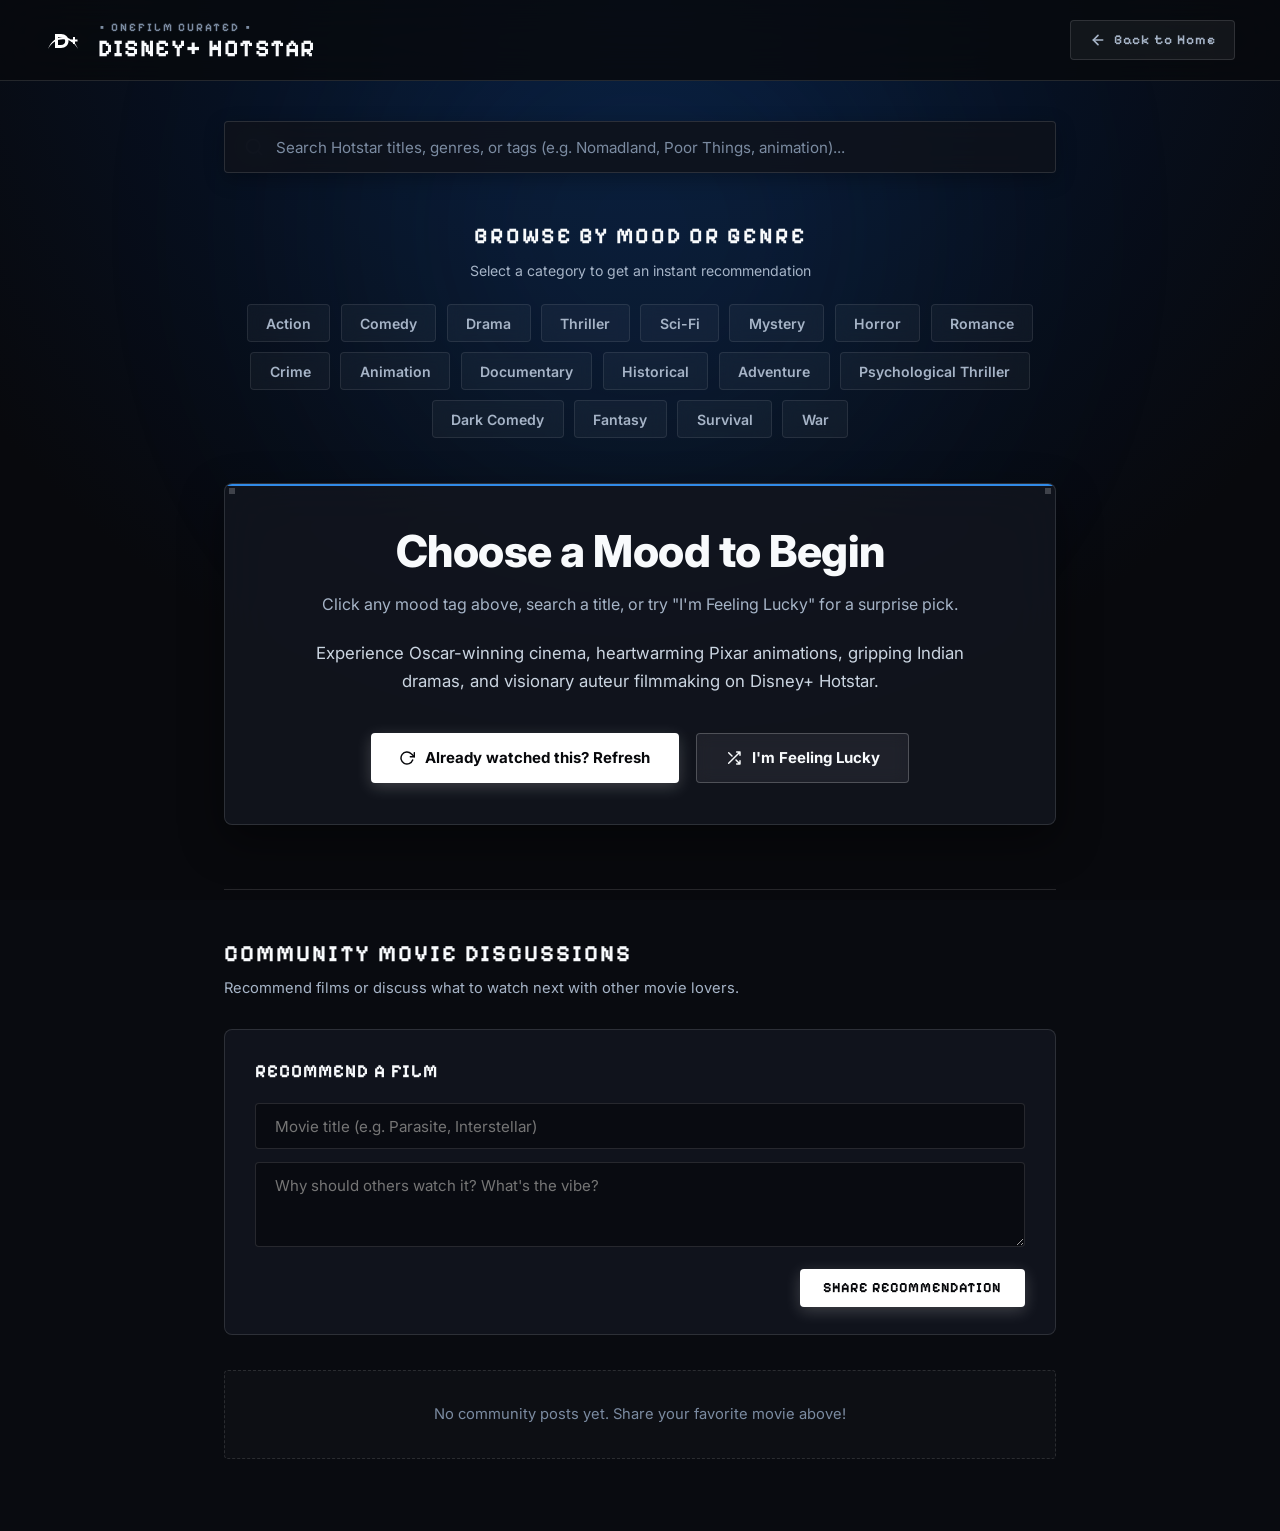
<file: hotstar.html>
<!DOCTYPE html>
<html lang="en">
<head>
    <meta charset="UTF-8">
    <meta name="viewport" content="width=device-width, initial-scale=1.0">
    <title>ONEFILM - Disney+ Hotstar Recommendations</title>
    <link rel="stylesheet" href="style.css">
    <link rel="preconnect" href="https://fonts.googleapis.com">
    <link rel="preconnect" href="https://fonts.gstatic.com" crossorigin>
    <link href="https://fonts.googleapis.com/css2?family=Inter:wght@300;400;500;600;700;800;900&family=Pixelify+Sans:wght@400;500;600;700&display=swap" rel="stylesheet">
</head>
<body class="ott-page hotstar-page">
    <div class="ambient-glow platform-glow"></div>

    <header class="ott-header">
        <div class="logo">
            <svg class="brand-icon" viewBox="0 0 36 28" fill="currentColor">
                <path d="M3 23 C9 7, 27 7, 33 23 C26 10, 10 10, 3 23 Z" />
                <path d="M10 8 H16 C20.5 8, 23.5 11, 23.5 15 C23.5 19, 20.5 22, 16 22 H10 Z M13 11 V19 H15.8 C18.5 19, 20.2 17.5, 20.2 15 C20.2 12.5, 18.5 11, 15.8 11 Z" />
                <path d="M26 13.5 H28 V11 H30 V13.5 H32.5 V15.5 H30 V18 H28 V15.5 H26 Z" />
            </svg>
            <div class="header-titles">
                <span class="brand-badge">▪ ONEFILM CURATED ▪</span>
                <h1>DISNEY+ HOTSTAR</h1>
            </div>
        </div>
        <a href="index.html" class="back-home">
            <svg width="16" height="16" viewBox="0 0 24 24" fill="none" stroke="currentColor" stroke-width="2.5" stroke-linecap="round" stroke-linejoin="round">
                <line x1="19" y1="12" x2="5" y2="12"></line>
                <polyline points="12 19 5 12 12 5"></polyline>
            </svg>
            Back to Home
        </a>
    </header>

    <main class="ott-content">
        <!-- SEARCH SECTION -->
        <div class="search-section">
            <div class="search-wrapper">
                <svg class="search-icon" width="20" height="20" viewBox="0 0 24 24" fill="none" stroke="currentColor" stroke-width="2" stroke-linecap="round" stroke-linejoin="round">
                    <circle cx="11" cy="11" r="8"></circle>
                    <line x1="21" y1="21" x2="16.65" y2="16.65"></line>
                </svg>
                <input type="text" class="search-bar" placeholder="Search Hotstar titles, genres, or tags (e.g. Nomadland, Poor Things, animation)..." id="searchInput" autocomplete="off">
            </div>
        </div>

        <!-- MOOD TAGS SECTION -->
        <div class="tags-section">
            <div class="tags-header">
                <h3>Browse by Mood or Genre</h3>
                <span class="tags-subtitle">Select a category to get an instant recommendation</span>
            </div>
            <div class="tags-container" id="tagsContainer"></div>
        </div>

        <!-- MOVIE SUGGESTION CARD -->
        <div class="movie-suggestion" id="movieSuggestion">
            <div class="suggestion-accent-bar"></div>
            <h2 class="movie-title" id="movieTitle">Choose a Mood to Begin</h2>
            <div class="movie-genre" id="movieGenre">
                <p class="initial-prompt">Click any mood tag above, search a title, or try "I'm Feeling Lucky" for a surprise pick.</p>
            </div>
            <p class="movie-description" id="movieDescription">Experience Oscar-winning cinema, heartwarming Pixar animations, gripping Indian dramas, and visionary auteur filmmaking on Disney+ Hotstar.</p>
            
            <div class="action-buttons">
                <button class="btn btn-primary" id="refreshBtn" type="button">
                    <svg width="16" height="16" viewBox="0 0 24 24" fill="none" stroke="currentColor" stroke-width="2.2" stroke-linecap="round" stroke-linejoin="round">
                        <polyline points="23 4 23 10 17 10"></polyline>
                        <path d="M20.49 15a9 9 0 1 1-2.12-9.36L23 10"></path>
                    </svg>
                    Already watched this? Refresh
                </button>
                <button class="btn btn-secondary" id="luckyBtn" type="button">
                    <svg width="16" height="16" viewBox="0 0 24 24" fill="none" stroke="currentColor" stroke-width="2.2" stroke-linecap="round" stroke-linejoin="round">
                        <path d="M16 3h5v5M4 20L21 3M21 16v5h-5M15 15l6 6M4 4l5 5"/>
                    </svg>
                    I'm Feeling Lucky
                </button>
            </div>
        </div>

        <!-- REVIEWS & COMMUNITY -->
        <div class="reviews" aria-live="polite"></div>
        <section class="community"></section>
    </main>

    <!-- Scripts -->
    <script src="movies.js"></script>
    <script>const platform = 'hotstar';</script>
    <script src="script.js"></script>
</body>
</html>
</file>
<file: style.css>
/* ==========================================================================
   ONEFILM - CINEMATIC MOVIE DISCOVERY
   AESTHETIC: MODERN PIXEL MINIMALISM + PREMIUM CINEMATIC ATMOSPHERE
   ========================================================================== */

:root {
    /* Fonts */
    --font-pixel: 'Pixelify Sans', cursive, monospace;
    --font-sans: 'Inter', -apple-system, BlinkMacSystemFont, "Segoe UI", Roboto, sans-serif;

    /* Base Palette */
    --bg-dark: #090b10;
    --bg-surface: #10131a;
    --bg-card: rgba(18, 22, 31, 0.86);
    --bg-card-hover: rgba(25, 31, 43, 0.94);
    --bg-element: rgba(255, 255, 255, 0.055);
    --bg-element-hover: rgba(255, 255, 255, 0.1);

    /* Borders */
    --border-subtle: rgba(255, 255, 255, 0.12);
    --border-medium: rgba(255, 255, 255, 0.22);
    --border-highlight: rgba(255, 255, 255, 0.44);

    /* Typography Colors */
    --text-primary: #f8fafc;
    --text-secondary: #a6b4c7;
    --text-muted: #7b8ba1;
    --text-dim: #5c6e86;

    /* Streaming Platform Brand Colors */
    --accent-netflix: #f0121d;
    --accent-netflix-glow: rgba(240, 18, 29, 0.38);

    --accent-amazon: #12b5e8;
    --accent-amazon-glow: rgba(18, 181, 232, 0.38);

    --accent-hotstar: #328be8;
    --accent-hotstar-glow: rgba(50, 139, 232, 0.38);

    --accent-appletv: #e4e4e7;
    --accent-appletv-glow: rgba(255, 255, 255, 0.25);

    /* Decorative Accents */
    --imdb-gold: #f5c518;
    --imdb-gold-glow: rgba(245, 197, 24, 0.3);

    /* Geometry & Timing */
    --radius-sm: 4px;
    --radius-md: 8px;
    --radius-lg: 14px;
    --radius-full: 9999px;
    --transition-fast: 0.18s cubic-bezier(0.16, 1, 0.3, 1);
    --transition-smooth: 0.28s cubic-bezier(0.16, 1, 0.3, 1);
}

/* Base Reset */
*, *::before, *::after {
    margin: 0;
    padding: 0;
    box-sizing: border-box;
}

html {
    scroll-behavior: smooth;
    font-size: 16px;
    background-color: var(--bg-dark);
    overflow-x: hidden;
}

body {
    font-family: var(--font-sans);
    background-color: var(--bg-dark);
    color: var(--text-primary);
    min-height: 100vh;
    line-height: 1.6;
    overflow-x: hidden;
    position: relative;
    -webkit-font-smoothing: antialiased;
    -moz-osx-font-smoothing: grayscale;

    /* Subtle Geometric Pixel Grid Texture */
    background-image: 
        radial-gradient(circle at 50% 0%, rgba(30, 41, 59, 0.32) 0%, transparent 65%),
        linear-gradient(rgba(255, 255, 255, 0.02) 1px, transparent 1px),
        linear-gradient(90deg, rgba(255, 255, 255, 0.02) 1px, transparent 1px);
    background-size: 100% 100%, 32px 32px, 32px 32px;
    background-attachment: fixed;
}

/* Ambient Radial Glow Overlays */
.ambient-glow {
    position: fixed;
    border-radius: 50%;
    filter: blur(140px);
    pointer-events: none;
    z-index: 0;
    opacity: 0.35;
}

.glow-1 {
    width: 550px;
    height: 550px;
    background: radial-gradient(circle, rgba(99, 102, 241, 0.25) 0%, transparent 70%);
    top: -180px;
    left: -150px;
}

.glow-2 {
    width: 650px;
    height: 650px;
    background: radial-gradient(circle, rgba(229, 9, 20, 0.15) 0%, transparent 70%);
    bottom: -220px;
    right: -200px;
}

.platform-glow {
    width: 700px;
    height: 700px;
    top: -120px;
    left: 50%;
    transform: translateX(-50%);
    opacity: 0.22;
}

.netflix-page .platform-glow {
    background: radial-gradient(circle, var(--accent-netflix) 0%, transparent 70%);
}

.amazon-page .platform-glow {
    background: radial-gradient(circle, var(--accent-amazon) 0%, transparent 70%);
}

.hotstar-page .platform-glow {
    background: radial-gradient(circle, var(--accent-hotstar) 0%, transparent 70%);
}

.appletv-page .platform-glow {
    background: radial-gradient(circle, rgba(255, 255, 255, 0.22) 0%, transparent 70%);
}

/* Master Layout Container */
.container {
    max-width: 1140px;
    width: 92%;
    margin: 0 auto;
    padding: 3.5rem 0 4rem;
    position: relative;
    z-index: 1;
}

/* ==========================================================================
   HOMEPAGE: HERO SECTION
   ========================================================================== */

.home-hero {
    text-align: center;
    margin-bottom: 3.2rem;
    position: relative;
}

/* Pixel-styled badge */
.hero-badge {
    display: inline-flex;
    align-items: center;
    gap: 0.45rem;
    padding: 0.32rem 0.95rem;
    font-family: var(--font-pixel);
    font-size: 0.85rem;
    font-weight: 600;
    letter-spacing: 2px;
    text-transform: uppercase;
    color: #94a3b8;
    background: rgba(255, 255, 255, 0.04);
    border: 1px solid var(--border-subtle);
    border-radius: var(--radius-sm);
    margin-bottom: 1.2rem;
    backdrop-filter: blur(10px);
    position: relative;
}

.hero-badge::before,
.hero-badge::after {
    content: '';
    position: absolute;
    width: 3px;
    height: 3px;
    background: var(--text-muted);
}

.hero-badge::before { top: -1px; left: -1px; }
.hero-badge::after { bottom: -1px; right: -1px; }

/* The ONEFILM Display Logo */
.main-title {
    font-family: var(--font-pixel);
    font-size: clamp(2.8rem, 7.5vw, 5.2rem);
    font-weight: 700;
    letter-spacing: 2px;
    line-height: 1.05;
    margin-bottom: 0.75rem;
    text-transform: uppercase;
    background: linear-gradient(180deg, #ffffff 40%, #94a3b8 100%);
    -webkit-background-clip: text;
    -webkit-text-fill-color: transparent;
    filter: drop-shadow(0 4px 18px rgba(255, 255, 255, 0.1));
}

.tagline {
    font-family: var(--font-sans);
    font-size: clamp(0.95rem, 2.2vw, 1.2rem);
    color: var(--text-secondary);
    font-weight: 400;
    max-width: 580px;
    margin: 0 auto;
    letter-spacing: -0.2px;
    word-wrap: break-word;
}

/* ==========================================================================
   HOMEPAGE: MOVIE OF THE DAY COMPONENT
   ========================================================================== */

.daily-movie-section {
    margin-bottom: 4rem;
}

.daily-movie-card {
    background: rgba(22, 27, 38, 0.92);
    border: 1px solid rgba(245, 197, 24, 0.2);
    border-radius: var(--radius-md);
    padding: 1.8rem 2.2rem;
    backdrop-filter: blur(20px);
    box-shadow: 0 16px 40px rgba(0, 0, 0, 0.38), 0 0 28px rgba(245, 197, 24, 0.035);
    transition: var(--transition-smooth);
    position: relative;
    overflow: hidden;
}

/* Pixel geometric accent top line */
.daily-movie-card::before {
    content: '';
    position: absolute;
    top: 0;
    left: 0;
    right: 0;
    height: 2px;
    background: linear-gradient(90deg, 
        transparent 0%, 
        var(--imdb-gold) 15%, 
        var(--accent-netflix) 40%, 
        var(--accent-amazon) 65%, 
        var(--accent-hotstar) 85%, 
        transparent 100%
    );
}

.daily-card-header {
    display: flex;
    justify-content: space-between;
    align-items: center;
    margin-bottom: 1.1rem;
    flex-wrap: wrap;
    gap: 0.6rem;
}

.daily-label {
    display: flex;
    align-items: center;
    gap: 0.45rem;
    font-family: var(--font-pixel);
    font-size: 0.95rem;
    font-weight: 700;
    letter-spacing: 2px;
    color: var(--imdb-gold);
    text-transform: uppercase;
}

.daily-label .star-icon {
    font-size: 0.9rem;
    color: var(--imdb-gold);
    filter: drop-shadow(0 0 6px var(--imdb-gold-glow));
}

.daily-platform-pill {
    font-family: var(--font-pixel);
    padding: 0.28rem 0.85rem;
    font-size: 0.82rem;
    font-weight: 700;
    border-radius: var(--radius-sm);
    text-transform: uppercase;
    letter-spacing: 1px;
    background: rgba(255, 255, 255, 0.06);
    border: 1px solid var(--border-medium);
}

.daily-platform-pill.netflix {
    background: rgba(229, 9, 20, 0.15);
    border-color: rgba(229, 9, 20, 0.4);
    color: #ff6b6b;
}

.daily-platform-pill.amazon {
    background: rgba(0, 168, 225, 0.15);
    border-color: rgba(0, 168, 225, 0.4);
    color: #38bdf8;
}

.daily-platform-pill.hotstar {
    background: rgba(31, 128, 224, 0.15);
    border-color: rgba(31, 128, 224, 0.4);
    color: #60a5fa;
}

.daily-platform-pill.appletv {
    background: rgba(255, 255, 255, 0.12);
    border-color: rgba(255, 255, 255, 0.3);
    color: #f1f5f9;
}

.daily-title-row {
    margin-bottom: 0.75rem;
}

.daily-title {
    font-family: var(--font-sans);
    font-size: clamp(1.4rem, 3.2vw, 2.1rem);
    font-weight: 800;
    color: var(--text-primary);
    line-height: 1.25;
    margin-bottom: 0.5rem;
    letter-spacing: -0.5px;
    word-wrap: break-word;
}

.daily-meta {
    display: flex;
    flex-wrap: wrap;
    align-items: center;
    gap: 0.65rem;
    font-size: 0.9rem;
    color: var(--text-secondary);
}

.meta-separator {
    color: var(--text-muted);
    font-size: 0.8rem;
}

.daily-imdb-badge {
    display: inline-flex;
    align-items: center;
    gap: 0.35rem;
    background: rgba(245, 197, 24, 0.1);
    border: 1px solid rgba(245, 197, 24, 0.3);
    padding: 0.15rem 0.55rem;
    border-radius: var(--radius-sm);
    color: var(--imdb-gold);
    font-weight: 600;
    font-size: 0.85rem;
}

.imdb-pill {
    background: var(--imdb-gold);
    color: #000;
    font-family: var(--font-pixel);
    font-size: 0.75rem;
    font-weight: 700;
    padding: 0.08rem 0.3rem;
    border-radius: 2px;
    letter-spacing: 0.5px;
}

.imdb-out-of {
    opacity: 0.7;
    font-size: 0.75rem;
}

.daily-desc {
    font-size: 0.98rem;
    color: #cbd5e1;
    line-height: 1.65;
    margin-bottom: 1.35rem;
    max-width: 820px;
}

.daily-footer {
    display: flex;
    justify-content: space-between;
    align-items: center;
    padding-top: 1.1rem;
    border-top: 1px solid var(--border-subtle);
    flex-wrap: wrap;
    gap: 0.9rem;
}

.imdb-attribution-text {
    font-size: 0.78rem;
    color: var(--text-muted);
    letter-spacing: 0.2px;
}

/* Discover Another Button */
.btn-discover-another {
    display: inline-flex;
    align-items: center;
    gap: 0.55rem;
    padding: 0.55rem 1.15rem;
    font-family: var(--font-pixel);
    font-size: 0.88rem;
    font-weight: 600;
    letter-spacing: 1px;
    text-transform: uppercase;
    color: var(--text-primary);
    background: rgba(255, 255, 255, 0.07);
    border: 1px solid var(--border-medium);
    border-radius: var(--radius-sm);
    cursor: pointer;
    transition: var(--transition-fast);
}

.btn-discover-another:hover {
    background: rgba(255, 255, 255, 0.15);
    border-color: var(--border-highlight);
    transform: translateY(-2px);
    box-shadow: 0 4px 14px rgba(0, 0, 0, 0.3);
}

.btn-discover-another svg {
    transition: transform 0.4s ease;
}

.btn-discover-another:hover svg {
    transform: rotate(180deg);
}

.card-fade {
    animation: fadeIn 0.35s ease-out;
}

@keyframes fadeIn {
    from { opacity: 0.3; transform: translateY(6px); }
    to { opacity: 1; transform: translateY(0); }
}

/* ==========================================================================
   HOMEPAGE: PLATFORM SELECTION GRID (PRIMARY ACTION)
   ========================================================================== */

.platforms-section {
    margin-bottom: 4.5rem;
}

.section-title-wrap {
    text-align: center;
    margin-bottom: 2.4rem;
}

.select-ott {
    font-family: var(--font-pixel);
    font-size: clamp(1.35rem, 3.2vw, 1.85rem);
    font-weight: 700;
    letter-spacing: 3px;
    color: var(--text-primary);
    text-transform: uppercase;
    margin-bottom: 0.4rem;
    word-wrap: break-word;
}

.section-subtitle {
    font-size: 0.95rem;
    color: var(--text-secondary);
}

.ott-grid {
    display: grid;
    grid-template-columns: repeat(auto-fit, minmax(230px, 1fr));
    gap: 1.6rem;
}

/* Modern Geometric Platform Selection Cards */
.ott-card {
    position: relative;
    display: flex;
    flex-direction: column;
    align-items: center;
    justify-content: center;
    padding: 2.5rem 1.8rem;
    border-radius: var(--radius-md);
    text-decoration: none;
    color: var(--text-primary);
    background: var(--bg-card);
    border: 1px solid var(--border-subtle);
    backdrop-filter: blur(16px);
    overflow: hidden;
    transition: var(--transition-smooth);
    box-shadow: 0 10px 30px rgba(0, 0, 0, 0.3);
}

/* Pixel corner ticks on cards */
.ott-card::before {
    content: '';
    position: absolute;
    top: 4px;
    left: 4px;
    width: 6px;
    height: 6px;
    background: rgba(255, 255, 255, 0.15);
    transition: var(--transition-fast);
}

.ott-card::after {
    content: '';
    position: absolute;
    bottom: 4px;
    right: 4px;
    width: 6px;
    height: 6px;
    background: rgba(255, 255, 255, 0.15);
    transition: var(--transition-fast);
}

.card-glow {
    position: absolute;
    width: 150px;
    height: 150px;
    border-radius: 50%;
    filter: blur(60px);
    opacity: 0;
    transition: opacity 0.3s ease;
    pointer-events: none;
    top: 50%;
    left: 50%;
    transform: translate(-50%, -50%);
}

.card-icon-wrapper {
    width: 76px;
    height: 72px;
    display: flex;
    align-items: center;
    justify-content: center;
    border-radius: var(--radius-sm);
    background: rgba(255, 255, 255, 0.04);
    margin-bottom: 1.3rem;
    transition: var(--transition-smooth);
    border: 1px solid var(--border-subtle);
    padding: 8px;
}

.card-icon-wrapper img,
.card-icon-wrapper svg.brand-icon {
    max-width: 50px;
    max-height: 38px;
    width: auto;
    height: auto;
    object-fit: contain;
    filter: brightness(0) invert(1);
    transition: transform 0.3s ease;
}

.ott-card:hover .card-icon-wrapper svg.brand-icon {
    transform: scale(1.12);
}

.ott-header .logo svg.brand-icon {
    width: 36px;
    height: 28px;
    fill: #ffffff;
    flex-shrink: 0;
}

.ott-name {
    font-family: var(--font-pixel);
    font-size: 1.35rem;
    font-weight: 700;
    letter-spacing: 1px;
    margin-bottom: 0.4rem;
}

.ott-count {
    font-family: var(--font-sans);
    font-size: 0.8rem;
    font-weight: 600;
    color: var(--text-muted);
    letter-spacing: 0.8px;
    text-transform: uppercase;
    transition: color 0.25s ease;
}

/* Individual Platform Themes & Hover Micro-Interactions */
.ott-card.netflix:hover {
    border-color: rgba(229, 9, 20, 0.55);
    transform: translateY(-7px);
    box-shadow: 0 16px 36px var(--accent-netflix-glow);
}
.ott-card.netflix .card-glow { background: var(--accent-netflix); }
.ott-card.netflix:hover::before,
.ott-card.netflix:hover::after { background: var(--accent-netflix); }
.ott-card.netflix:hover .card-icon-wrapper {
    background: rgba(229, 9, 20, 0.16);
    border-color: rgba(229, 9, 20, 0.5);
}

.ott-card.amazon:hover {
    border-color: rgba(0, 168, 225, 0.55);
    transform: translateY(-7px);
    box-shadow: 0 16px 36px var(--accent-amazon-glow);
}
.ott-card.amazon .card-glow { background: var(--accent-amazon); }
.ott-card.amazon:hover::before,
.ott-card.amazon:hover::after { background: var(--accent-amazon); }
.ott-card.amazon:hover .card-icon-wrapper {
    background: rgba(0, 168, 225, 0.16);
    border-color: rgba(0, 168, 225, 0.5);
}

.ott-card.hotstar:hover {
    border-color: rgba(31, 128, 224, 0.55);
    transform: translateY(-7px);
    box-shadow: 0 16px 36px var(--accent-hotstar-glow);
}
.ott-card.hotstar .card-glow { background: var(--accent-hotstar); }
.ott-card.hotstar:hover::before,
.ott-card.hotstar:hover::after { background: var(--accent-hotstar); }
.ott-card.hotstar:hover .card-icon-wrapper {
    background: rgba(31, 128, 224, 0.16);
    border-color: rgba(31, 128, 224, 0.5);
}

.ott-card.appletv:hover {
    border-color: rgba(255, 255, 255, 0.5);
    transform: translateY(-7px);
    box-shadow: 0 16px 36px var(--accent-appletv-glow);
}
.ott-card.appletv .card-glow { background: rgba(255, 255, 255, 0.3); }
.ott-card.appletv:hover::before,
.ott-card.appletv:hover::after { background: #ffffff; }
.ott-card.appletv:hover .card-icon-wrapper {
    background: rgba(255, 255, 255, 0.16);
    border-color: rgba(255, 255, 255, 0.45);
}

.ott-card:hover .card-glow { opacity: 0.35; }
.ott-card:hover img { transform: scale(1.12); }
.ott-card:hover .ott-count { color: var(--text-primary); }

/* ==========================================================================
   HOMEPAGE: ABOUT SECTION & FOOTER
   ========================================================================== */

.about-section {
    max-width: 860px;
    margin: 0 auto 3.5rem;
}

.about-card {
    background: var(--bg-card);
    border: 1px solid var(--border-subtle);
    border-radius: var(--radius-md);
    padding: 1.9rem 2.4rem;
    backdrop-filter: blur(16px);
    box-shadow: 0 8px 24px rgba(0, 0, 0, 0.25);
    position: relative;
}

.about-header {
    display: flex;
    align-items: center;
    gap: 0.75rem;
    margin-bottom: 0.85rem;
}

.about-icon {
    font-size: 1.15rem;
}

.about-header h3 {
    font-family: var(--font-pixel);
    font-size: 1.3rem;
    font-weight: 700;
    letter-spacing: 1.5px;
    text-transform: uppercase;
}

.about-content p {
    color: var(--text-secondary);
    font-size: 0.98rem;
    line-height: 1.7;
}

.home-footer {
    text-align: center;
    padding: 2.2rem 0 1rem;
    border-top: 1px solid var(--border-subtle);
    color: var(--text-muted);
    font-size: 0.82rem;
    letter-spacing: 0.3px;
}

/* ==========================================================================
   PLATFORM PAGES: COMMON THEMES & LAYOUT
   ========================================================================== */

.ott-page {
    background-color: var(--bg-dark);
    min-height: 100vh;
}

/* Dedicated platform grid backdrops */
.ott-page.netflix-page {
    background: 
        radial-gradient(circle at 50% -10%, #290407 0%, #08090d 70%),
        linear-gradient(rgba(229, 9, 20, 0.03) 1px, transparent 1px),
        linear-gradient(90deg, rgba(229, 9, 20, 0.03) 1px, transparent 1px);
    background-size: 100% 100%, 32px 32px, 32px 32px;
    background-attachment: fixed;
}

.ott-page.amazon-page {
    background: 
        radial-gradient(circle at 50% -10%, #05162a 0%, #08090d 70%),
        linear-gradient(rgba(0, 168, 225, 0.03) 1px, transparent 1px),
        linear-gradient(90deg, rgba(0, 168, 225, 0.03) 1px, transparent 1px);
    background-size: 100% 100%, 32px 32px, 32px 32px;
    background-attachment: fixed;
}

.ott-page.hotstar-page {
    background: 
        radial-gradient(circle at 50% -10%, #061938 0%, #08090d 70%),
        linear-gradient(rgba(31, 128, 224, 0.03) 1px, transparent 1px),
        linear-gradient(90deg, rgba(31, 128, 224, 0.03) 1px, transparent 1px);
    background-size: 100% 100%, 32px 32px, 32px 32px;
    background-attachment: fixed;
}

.ott-page.appletv-page {
    background: 
        radial-gradient(circle at 50% -10%, #1a1a20 0%, #08090d 70%),
        linear-gradient(rgba(255, 255, 255, 0.025) 1px, transparent 1px),
        linear-gradient(90deg, rgba(255, 255, 255, 0.025) 1px, transparent 1px);
    background-size: 100% 100%, 32px 32px, 32px 32px;
    background-attachment: fixed;
}

/* Platform Sticky Header */
.ott-header {
    display: flex;
    align-items: center;
    justify-content: space-between;
    padding: 1.1rem 2.8rem;
    background: rgba(8, 10, 14, 0.85);
    backdrop-filter: blur(24px);
    border-bottom: 1px solid var(--border-subtle);
    position: sticky;
    top: 0;
    z-index: 100;
}

.ott-header .logo {
    display: flex;
    align-items: center;
    gap: 1.1rem;
}

.ott-header .logo img {
    max-width: 44px;
    max-height: 32px;
    width: auto;
    height: auto;
    object-fit: contain;
    filter: brightness(0) invert(1);
}

.header-titles {
    display: flex;
    flex-direction: column;
}

.brand-badge {
    font-family: var(--font-pixel);
    font-size: 0.72rem;
    font-weight: 700;
    letter-spacing: 2px;
    color: var(--text-muted);
}

.ott-header .logo h1 {
    font-family: var(--font-pixel);
    font-size: 1.5rem;
    font-weight: 700;
    letter-spacing: 1.5px;
    line-height: 1.1;
    color: var(--text-primary);
}

.back-home {
    display: inline-flex;
    align-items: center;
    gap: 0.5rem;
    color: var(--text-secondary);
    text-decoration: none;
    padding: 0.5rem 1.15rem;
    border-radius: var(--radius-sm);
    background: rgba(255, 255, 255, 0.05);
    border: 1px solid var(--border-subtle);
    font-family: var(--font-pixel);
    font-size: 0.85rem;
    font-weight: 600;
    letter-spacing: 1px;
    transition: var(--transition-fast);
    flex-shrink: 0;
}

.back-home:hover {
    color: var(--text-primary);
    background: rgba(255, 255, 255, 0.12);
    border-color: var(--border-medium);
    transform: translateX(-3px);
}

/* Main Content Container */
.ott-content {
    max-width: 880px;
    margin: 2.5rem auto 4.5rem;
    padding: 0 1.5rem;
    position: relative;
    z-index: 1;
}

/* ==========================================================================
   SEARCH BAR
   ========================================================================== */

.search-section {
    margin-bottom: 2.8rem;
}

.search-wrapper {
    position: relative;
    display: flex;
    align-items: center;
    width: 100%;
}

.search-icon {
    position: absolute;
    left: 1.25rem;
    top: 50%;
    transform: translateY(-50%);
    color: var(--text-muted);
    pointer-events: none;
    transition: color 0.2s ease;
    display: flex;
    align-items: center;
    justify-content: center;
}

.search-bar {
    width: 100%;
    padding: 0.95rem 1.4rem 0.95rem 3.2rem;
    font-size: 1rem;
    font-family: var(--font-sans);
    border: 1px solid var(--border-subtle);
    border-radius: var(--radius-sm);
    outline: none;
    background: rgba(15, 18, 26, 0.85);
    color: var(--text-primary);
    backdrop-filter: blur(16px);
    transition: var(--transition-smooth);
    box-shadow: 0 6px 20px rgba(0, 0, 0, 0.3);
}

.search-bar::placeholder {
    color: var(--text-muted);
    font-size: 0.95rem;
}

.search-bar:focus {
    border-color: var(--border-highlight);
    background: rgba(20, 25, 36, 0.95);
    box-shadow: 0 0 0 2px rgba(255, 255, 255, 0.1), 0 8px 24px rgba(0, 0, 0, 0.4);
}

.search-bar:focus + .search-icon,
.search-wrapper:focus-within .search-icon {
    color: var(--text-primary);
}

.netflix-page .search-bar:focus { border-color: var(--accent-netflix); }
.amazon-page .search-bar:focus { border-color: var(--accent-amazon); }
.hotstar-page .search-bar:focus { border-color: var(--accent-hotstar); }
.appletv-page .search-bar:focus { border-color: rgba(255, 255, 255, 0.5); }

/* ==========================================================================
   MOOD TAGS (GENRE / MOOD BROWSING)
   ========================================================================== */

.tags-section {
    margin-bottom: 2.8rem;
    text-align: center;
}

.tags-header {
    margin-bottom: 1.3rem;
}

.tags-header h3 {
    font-family: var(--font-pixel);
    font-size: 1.4rem;
    font-weight: 700;
    letter-spacing: 2px;
    margin-bottom: 0.25rem;
    text-transform: uppercase;
}

.tags-subtitle {
    font-size: 0.88rem;
    color: var(--text-secondary);
}

.tags-container {
    display: flex;
    flex-wrap: wrap;
    gap: 0.65rem;
    justify-content: center;
}

.tag-btn {
    padding: 0.58rem 1.15rem;
    border-radius: var(--radius-sm);
    font-size: 0.88rem;
    font-weight: 600;
    font-family: var(--font-sans);
    cursor: pointer;
    background: rgba(255, 255, 255, 0.04);
    color: var(--text-secondary);
    border: 1px solid rgba(255, 255, 255, 0.09);
    transition: var(--transition-fast);
    backdrop-filter: blur(8px);
    position: relative;
}

.tag-btn:hover {
    color: var(--text-primary);
    background: rgba(255, 255, 255, 0.1);
    border-color: var(--border-medium);
    transform: translateY(-2px);
}

/* Distinct Active States */
.tag-btn.active {
    color: #ffffff;
    background: rgba(255, 255, 255, 0.18);
    border-color: #ffffff;
    box-shadow: 0 4px 16px rgba(255, 255, 255, 0.25);
    transform: translateY(-2px);
}

.netflix-page .tag-btn.active {
    background: var(--accent-netflix);
    border-color: var(--accent-netflix);
    color: #ffffff;
    box-shadow: 0 4px 18px var(--accent-netflix-glow);
}

.amazon-page .tag-btn.active {
    background: var(--accent-amazon);
    border-color: var(--accent-amazon);
    color: #ffffff;
    box-shadow: 0 4px 18px var(--accent-amazon-glow);
}

.hotstar-page .tag-btn.active {
    background: var(--accent-hotstar);
    border-color: var(--accent-hotstar);
    color: #ffffff;
    box-shadow: 0 4px 18px var(--accent-hotstar-glow);
}

.appletv-page .tag-btn.active {
    background: #ffffff;
    border-color: #ffffff;
    color: #07080b;
    box-shadow: 0 4px 18px var(--accent-appletv-glow);
}

/* ==========================================================================
   MOVIE RECOMMENDATION CARD
   ========================================================================== */

.movie-suggestion {
    background: var(--bg-card);
    border: 1px solid var(--border-subtle);
    border-radius: var(--radius-md);
    padding: 2.6rem 2.4rem;
    margin-bottom: 4rem;
    text-align: center;
    position: relative;
    overflow: hidden;
    backdrop-filter: blur(24px);
    box-shadow: 0 16px 44px rgba(0, 0, 0, 0.45);
    transition: var(--transition-smooth);
}

/* Subtle corner markers */
.movie-suggestion::before {
    content: '';
    position: absolute;
    top: 4px;
    left: 4px;
    width: 6px;
    height: 6px;
    background: rgba(255, 255, 255, 0.2);
}

.movie-suggestion::after {
    content: '';
    position: absolute;
    top: 4px;
    right: 4px;
    width: 6px;
    height: 6px;
    background: rgba(255, 255, 255, 0.2);
}

/* Platform Accent Strip */
.suggestion-accent-bar {
    position: absolute;
    top: 0;
    left: 0;
    right: 0;
    height: 2px;
    background: #ffffff;
    opacity: 0.4;
}

.netflix-page .suggestion-accent-bar { background: var(--accent-netflix); opacity: 1; }
.amazon-page .suggestion-accent-bar { background: var(--accent-amazon); opacity: 1; }
.hotstar-page .suggestion-accent-bar { background: var(--accent-hotstar); opacity: 1; }
.appletv-page .suggestion-accent-bar { background: #ffffff; opacity: 0.8; }

.movie-title {
    font-family: var(--font-sans);
    font-size: clamp(1.6rem, 4vw, 2.75rem);
    font-weight: 800;
    line-height: 1.22;
    margin-bottom: 0.85rem;
    color: var(--text-primary);
    letter-spacing: -0.5px;
    word-wrap: break-word;
}

.movie-genre {
    margin-bottom: 1.3rem;
}

.initial-prompt {
    font-size: 1rem;
    color: var(--text-secondary);
}

/* Metadata Badges */
.meta-badges {
    display: flex;
    flex-wrap: wrap;
    align-items: center;
    justify-content: center;
    gap: 0.65rem;
    margin-top: 0.4rem;
}

.badge {
    padding: 0.35rem 0.85rem;
    border-radius: var(--radius-sm);
    font-size: 0.84rem;
    font-weight: 600;
    background: rgba(255, 255, 255, 0.06);
    border: 1px solid var(--border-subtle);
}

.badge-imdb {
    display: inline-flex;
    align-items: center;
    gap: 0.4rem;
    background: rgba(245, 197, 24, 0.1);
    border-color: rgba(245, 197, 24, 0.35);
    color: var(--imdb-gold);
}

.badge-imdb .imdb-text {
    background: var(--imdb-gold);
    color: #000;
    font-family: var(--font-pixel);
    font-size: 0.72rem;
    font-weight: 700;
    padding: 0.08rem 0.35rem;
    border-radius: 2px;
}

.badge-genre {
    color: #e2e8f0;
    background: rgba(255, 255, 255, 0.08);
}

.badge-year {
    color: var(--text-muted);
}

/* Secondary Tags Chips */
.movie-tags-list {
    display: flex;
    flex-wrap: wrap;
    justify-content: center;
    gap: 0.45rem;
    margin-bottom: 1.5rem;
}

.tag-chip {
    font-size: 0.78rem;
    font-weight: 500;
    color: var(--text-secondary);
    background: rgba(255, 255, 255, 0.04);
    border: 1px solid rgba(255, 255, 255, 0.08);
    padding: 0.2rem 0.65rem;
    border-radius: var(--radius-sm);
}

.movie-description {
    font-size: 1.05rem;
    line-height: 1.7;
    color: #cbd5e1;
    max-width: 700px;
    margin: 0 auto 2.3rem;
}

/* Action Buttons */
.action-buttons {
    display: flex;
    gap: 1.1rem;
    justify-content: center;
    flex-wrap: wrap;
}

.btn {
    display: inline-flex;
    align-items: center;
    justify-content: center;
    gap: 0.6rem;
    padding: 0.9rem 1.8rem;
    border-radius: var(--radius-sm);
    font-size: 0.94rem;
    font-weight: 700;
    font-family: var(--font-sans);
    cursor: pointer;
    transition: var(--transition-fast);
    border: none;
    text-decoration: none;
}

.btn svg {
    flex-shrink: 0;
}

.btn-primary {
    background: #ffffff;
    color: #07080b;
    box-shadow: 0 4px 16px rgba(255, 255, 255, 0.2);
}

.btn-primary:hover {
    background: #f1f5f9;
    transform: translateY(-2px);
    box-shadow: 0 8px 24px rgba(255, 255, 255, 0.32);
}

.btn-secondary {
    background: rgba(255, 255, 255, 0.06);
    color: var(--text-primary);
    border: 1px solid var(--border-medium);
    backdrop-filter: blur(8px);
}

.btn-secondary:hover {
    background: rgba(255, 255, 255, 0.14);
    border-color: var(--border-highlight);
    transform: translateY(-2px);
}

.suggestion-fade {
    animation: suggestionFade 0.32s ease-out;
}

@keyframes suggestionFade {
    from { opacity: 0.35; transform: scale(0.985); }
    to { opacity: 1; transform: scale(1); }
}

/* ==========================================================================
   REVIEWS & USER RATINGS
   ========================================================================== */

.reviews {
    margin-bottom: 4rem;
}

.avg-rating-card {
    background: var(--bg-card);
    border: 1px solid var(--border-subtle);
    border-radius: var(--radius-md);
    padding: 1.3rem 1.9rem;
    display: flex;
    justify-content: space-between;
    align-items: center;
    margin-bottom: 1.6rem;
    backdrop-filter: blur(16px);
}

.avg-score {
    display: flex;
    align-items: baseline;
    gap: 0.35rem;
}

.avg-number {
    font-family: var(--font-pixel);
    font-size: 1.8rem;
    font-weight: 700;
    color: var(--imdb-gold);
}

.avg-max {
    font-size: 0.9rem;
    color: var(--text-muted);
}

.avg-stars {
    margin-left: 0.7rem;
    font-size: 1.15rem;
    color: var(--imdb-gold);
    letter-spacing: 2px;
}

.avg-count {
    font-family: var(--font-pixel);
    font-size: 0.88rem;
    color: var(--text-secondary);
    letter-spacing: 1px;
}

.review-form {
    background: var(--bg-card);
    border: 1px solid var(--border-subtle);
    border-radius: var(--radius-md);
    padding: 1.6rem 1.9rem;
    margin-bottom: 2rem;
    backdrop-filter: blur(16px);
}

.form-title {
    font-family: var(--font-pixel);
    font-size: 1.1rem;
    font-weight: 700;
    letter-spacing: 1px;
    margin-bottom: 0.9rem;
    text-transform: uppercase;
}

.star-rating-row {
    display: flex;
    align-items: center;
    gap: 1rem;
    margin-bottom: 1.1rem;
}

.star-input {
    display: inline-flex;
    gap: 0.35rem;
    cursor: pointer;
}

.star {
    font-size: 1.65rem;
    color: rgba(255, 255, 255, 0.22);
    transition: transform 0.15s ease, color 0.15s ease;
    user-select: none;
}

.star:hover,
.star.active {
    color: var(--imdb-gold);
    transform: scale(1.15);
}

.star-hint {
    font-size: 0.84rem;
    color: var(--text-muted);
    font-weight: 500;
}

.review-text {
    width: 100%;
    padding: 0.9rem 1.15rem;
    font-family: var(--font-sans);
    font-size: 0.94rem;
    border-radius: var(--radius-sm);
    border: 1px solid var(--border-subtle);
    background: rgba(7, 9, 13, 0.65);
    color: var(--text-primary);
    resize: vertical;
    outline: none;
    transition: var(--transition-fast);
}

.review-text:focus {
    border-color: var(--border-highlight);
    background: rgba(7, 9, 13, 0.9);
}

.form-actions {
    margin-top: 0.9rem;
    text-align: right;
}

.submit-review,
.submit-post {
    padding: 0.65rem 1.45rem;
    font-size: 0.88rem;
    font-family: var(--font-pixel);
    letter-spacing: 1px;
    text-transform: uppercase;
}

.review-list {
    display: grid;
    gap: 1rem;
}

.review-item {
    background: var(--bg-card);
    border: 1px solid var(--border-subtle);
    border-radius: var(--radius-sm);
    padding: 1.2rem 1.5rem;
    backdrop-filter: blur(16px);
}

.review-header {
    display: flex;
    justify-content: space-between;
    align-items: center;
    margin-bottom: 0.45rem;
}

.stars-gold {
    color: var(--imdb-gold);
    letter-spacing: 2px;
    font-size: 0.95rem;
}

.review-time {
    font-size: 0.78rem;
    color: var(--text-muted);
}

.review-body {
    font-size: 0.94rem;
    color: #cbd5e1;
    line-height: 1.6;
}

.empty-state {
    text-align: center;
    padding: 2rem;
    color: var(--text-muted);
    font-size: 0.92rem;
    background: rgba(255, 255, 255, 0.02);
    border: 1px dashed var(--border-subtle);
    border-radius: var(--radius-sm);
}

/* ==========================================================================
   COMMUNITY DISCUSSIONS
   ========================================================================== */

.community {
    border-top: 1px solid var(--border-subtle);
    padding-top: 2.8rem;
}

.community-header {
    margin-bottom: 1.8rem;
}

.community-header h3 {
    font-family: var(--font-pixel);
    font-size: 1.45rem;
    font-weight: 700;
    letter-spacing: 2px;
    margin-bottom: 0.3rem;
    text-transform: uppercase;
}

.community-header p {
    font-size: 0.92rem;
    color: var(--text-secondary);
}

.create-post-card {
    background: var(--bg-card);
    border: 1px solid var(--border-subtle);
    border-radius: var(--radius-md);
    padding: 1.7rem 1.9rem;
    margin-bottom: 2.2rem;
    backdrop-filter: blur(16px);
}

.create-post-card h4 {
    font-family: var(--font-pixel);
    font-size: 1.15rem;
    font-weight: 700;
    letter-spacing: 1px;
    margin-bottom: 1rem;
    text-transform: uppercase;
}

.post-title {
    width: 100%;
    padding: 0.8rem 1.15rem;
    font-family: var(--font-sans);
    font-size: 0.95rem;
    border-radius: var(--radius-sm);
    border: 1px solid var(--border-subtle);
    background: rgba(7, 9, 13, 0.65);
    color: var(--text-primary);
    outline: none;
    margin-bottom: 0.8rem;
    transition: var(--transition-fast);
}

.post-title:focus {
    border-color: var(--border-highlight);
}

.post-desc {
    width: 100%;
    padding: 0.8rem 1.15rem;
    font-family: var(--font-sans);
    font-size: 0.94rem;
    border-radius: var(--radius-sm);
    border: 1px solid var(--border-subtle);
    background: rgba(7, 9, 13, 0.65);
    color: var(--text-primary);
    resize: vertical;
    outline: none;
    transition: var(--transition-fast);
}

.post-desc:focus {
    border-color: var(--border-highlight);
}

.post-feed {
    display: grid;
    gap: 1.3rem;
}

.post-card {
    background: var(--bg-card);
    border: 1px solid var(--border-subtle);
    border-radius: var(--radius-sm);
    padding: 1.5rem 1.9rem;
    backdrop-filter: blur(16px);
}

.post-top {
    display: flex;
    justify-content: space-between;
    align-items: baseline;
    margin-bottom: 0.55rem;
}

.post-card-title {
    font-family: var(--font-sans);
    font-size: 1.18rem;
    font-weight: 700;
    color: var(--text-primary);
}

.post-timestamp {
    font-size: 0.78rem;
    color: var(--text-muted);
}

.post-card-desc {
    font-size: 0.95rem;
    color: #cbd5e1;
    line-height: 1.62;
    margin-bottom: 1.2rem;
}

.post-interactions {
    display: flex;
    align-items: center;
    justify-content: space-between;
    flex-wrap: wrap;
    gap: 0.9rem;
    padding-top: 0.85rem;
    border-top: 1px solid rgba(255, 255, 255, 0.06);
}

.vote-group {
    display: flex;
    align-items: center;
    gap: 0.55rem;
}

.vote-btn {
    cursor: pointer;
    padding: 0.35rem 0.75rem;
    border-radius: var(--radius-sm);
    border: 1px solid var(--border-subtle);
    background: rgba(255, 255, 255, 0.05);
    color: var(--text-secondary);
    font-size: 0.82rem;
    transition: var(--transition-fast);
}

.vote-btn:hover {
    background: rgba(255, 255, 255, 0.15);
    color: var(--text-primary);
}

.vote-count {
    font-family: var(--font-pixel);
    font-weight: 700;
    font-size: 0.95rem;
    min-width: 22px;
    text-align: center;
}

.comment-input-group {
    display: flex;
    align-items: center;
    gap: 0.45rem;
    flex-grow: 1;
    max-width: 420px;
}

.comment-input {
    flex-grow: 1;
    padding: 0.48rem 0.95rem;
    font-family: var(--font-sans);
    font-size: 0.86rem;
    border-radius: var(--radius-sm);
    border: 1px solid var(--border-subtle);
    background: rgba(7, 9, 13, 0.6);
    color: var(--text-primary);
    outline: none;
}

.comment-input:focus {
    border-color: var(--border-highlight);
}

.btn-comment {
    cursor: pointer;
    padding: 0.48rem 0.95rem;
    font-family: var(--font-pixel);
    font-size: 0.84rem;
    font-weight: 600;
    letter-spacing: 0.5px;
    text-transform: uppercase;
    border-radius: var(--radius-sm);
    border: 1px solid var(--border-subtle);
    background: rgba(255, 255, 255, 0.08);
    color: var(--text-primary);
    transition: var(--transition-fast);
}

.btn-comment:hover {
    background: rgba(255, 255, 255, 0.18);
}

.comment-list {
    margin-top: 1rem;
    display: grid;
    gap: 0.55rem;
}

.comment-bubble {
    background: rgba(255, 255, 255, 0.03);
    border-left: 2px solid rgba(255, 255, 255, 0.2);
    padding: 0.55rem 0.85rem;
    border-radius: 0 var(--radius-sm) var(--radius-sm) 0;
}

.comment-text {
    font-size: 0.88rem;
    color: #e2e8f0;
}

.comment-time {
    font-size: 0.72rem;
    color: var(--text-muted);
    margin-top: 0.2rem;
}

/* ==========================================================================
   RESPONSIVE LAYOUT & MEDIA QUERIES
   ========================================================================== */

@media (max-width: 768px) {
    .container {
        padding: 2.2rem 0;
        width: 92%;
    }

    .ott-header {
        padding: 0.9rem 1.1rem;
    }

    .ott-header .logo h1 {
        font-size: 1.15rem;
    }

    .brand-badge {
        font-size: 0.6rem;
    }

    .back-home {
        padding: 0.42rem 0.8rem;
        font-size: 0.75rem;
    }

    .ott-content {
        margin: 1.8rem auto 3.2rem;
        padding: 0 0.8rem;
    }

    .daily-movie-card {
        padding: 1.3rem 1.2rem;
    }

    .daily-card-header {
        flex-direction: column;
        align-items: flex-start;
        gap: 0.5rem;
    }

    .daily-footer {
        flex-direction: column;
        align-items: flex-start;
        gap: 0.8rem;
    }

    .btn-discover-another {
        width: 100%;
        justify-content: center;
    }

    .movie-suggestion {
        padding: 1.8rem 1.2rem;
    }

    .action-buttons {
        flex-direction: column;
        width: 100%;
    }

    .btn {
        width: 100%;
    }

    .post-interactions {
        flex-direction: column;
        align-items: flex-start;
    }

    .comment-input-group {
        max-width: 100%;
        width: 100%;
    }

    .avg-rating-card {
        flex-direction: column;
        align-items: flex-start;
        gap: 0.5rem;
    }
}

@media (max-width: 480px) {
    .container {
        width: 92%;
        padding: 1.8rem 0;
    }

    .ott-grid {
        grid-template-columns: 1fr;
    }

    .ott-card {
        padding: 2rem 1.4rem;
    }

    .tag-btn {
        padding: 0.5rem 0.9rem;
        font-size: 0.82rem;
    }

    .search-bar {
        font-size: 0.92rem;
        padding-left: 2.8rem;
    }

    .search-icon {
        left: 0.95rem;
        width: 18px;
        height: 18px;
    }

    .main-title {
        font-size: 2.8rem;
    }
}

/* Homepage-only light theme */
.home-page {
    --bg-dark: #ffffff;
    --bg-surface: #f7f8fa;
    --bg-card: #ffffff;
    --bg-card-hover: #f8fafc;
    --bg-element: #f3f5f7;
    --bg-element-hover: #e9edf2;
    --border-subtle: rgba(31, 41, 55, 0.14);
    --border-medium: rgba(31, 41, 55, 0.24);
    --border-highlight: rgba(31, 41, 55, 0.4);
    --text-primary: #171a20;
    --text-secondary: #4b5563;
    --text-muted: #697586;
    --text-dim: #8792a2;
    --accent-netflix: #e50914;
    --accent-netflix-glow: rgba(229, 9, 20, 0.16);
    --accent-amazon: #00a8e1;
    --accent-amazon-glow: rgba(0, 168, 225, 0.16);
    --accent-hotstar: #1f80e0;
    --accent-hotstar-glow: rgba(31, 128, 224, 0.16);
    --accent-appletv: #555b65;
    --accent-appletv-glow: rgba(55, 65, 81, 0.14);
    --imdb-gold: #916600;
    --imdb-gold-glow: rgba(145, 102, 0, 0.16);
    background-color: #ffffff;
    background-image: none;
    color: var(--text-primary);
}

.home-page .ambient-glow {
    display: none;
}

.home-page .hero-badge {
    color: var(--text-secondary);
    background: #f5f6f8;
}

.home-page .main-title {
    color: #111318;
    background: none;
    -webkit-text-fill-color: #111318;
    filter: none;
}

.home-page .daily-movie-card {
    background: #ffffff;
    border-color: rgba(31, 41, 55, 0.16);
    box-shadow: 0 16px 40px rgba(31, 41, 55, 0.1);
}

.home-page .daily-movie-card::before {
    background: #c49a32;
}

.home-page .daily-platform-pill.netflix {
    color: #b4232d;
}

.home-page .daily-platform-pill.amazon {
    color: #0879a8;
}

.home-page .daily-platform-pill.hotstar {
    color: #1e62ad;
}

.home-page .daily-platform-pill.appletv {
    color: #4b5563;
}

.home-page .daily-desc {
    color: var(--text-secondary);
}

.home-page .btn-discover-another {
    color: #202630;
    background: #f3f5f7;
    border-color: rgba(31, 41, 55, 0.22);
}

.home-page .btn-discover-another:hover {
    background: #e9edf2;
    border-color: rgba(31, 41, 55, 0.38);
    box-shadow: 0 4px 14px rgba(31, 41, 55, 0.12);
}

.home-page .ott-card {
    box-shadow: 0 10px 30px rgba(31, 41, 55, 0.08);
}

.home-page .ott-card::before,
.home-page .ott-card::after {
    background: rgba(31, 41, 55, 0.2);
}

.home-page .card-icon-wrapper {
    background: #f3f5f7;
}

.home-page .card-icon-wrapper img,
.home-page .card-icon-wrapper svg.brand-icon {
    filter: none;
}

.home-page .ott-card.netflix {
    background: #fff8f8;
    border-color: rgba(229, 9, 20, 0.2);
}

.home-page .ott-card.netflix .ott-name {
    color: #c8101b;
}

.home-page .ott-card.amazon {
    background: #f5fbfe;
    border-color: rgba(0, 168, 225, 0.22);
}

.home-page .ott-card.amazon .ott-name {
    color: #087da8;
}

.home-page .ott-card.hotstar {
    background: #f5f9ff;
    border-color: rgba(31, 128, 224, 0.22);
}

.home-page .ott-card.hotstar .ott-name {
    color: #1e62ad;
}

.home-page .ott-card.appletv {
    background: #f6f6f7;
    border-color: rgba(55, 65, 81, 0.2);
}

.home-page .ott-card.appletv .ott-name {
    color: #414751;
}

.home-page .about-card {
    background: #ffffff;
    border-color: rgba(31, 41, 55, 0.14);
    box-shadow: 0 8px 24px rgba(31, 41, 55, 0.08);
}

.home-page .home-footer {
    border-color: rgba(31, 41, 55, 0.14);
}

.home-page .ott-card:focus-visible,
.home-page .btn-discover-another:focus-visible {
    outline: 2px solid #475569;
    outline-offset: 3px;
}
</file>
